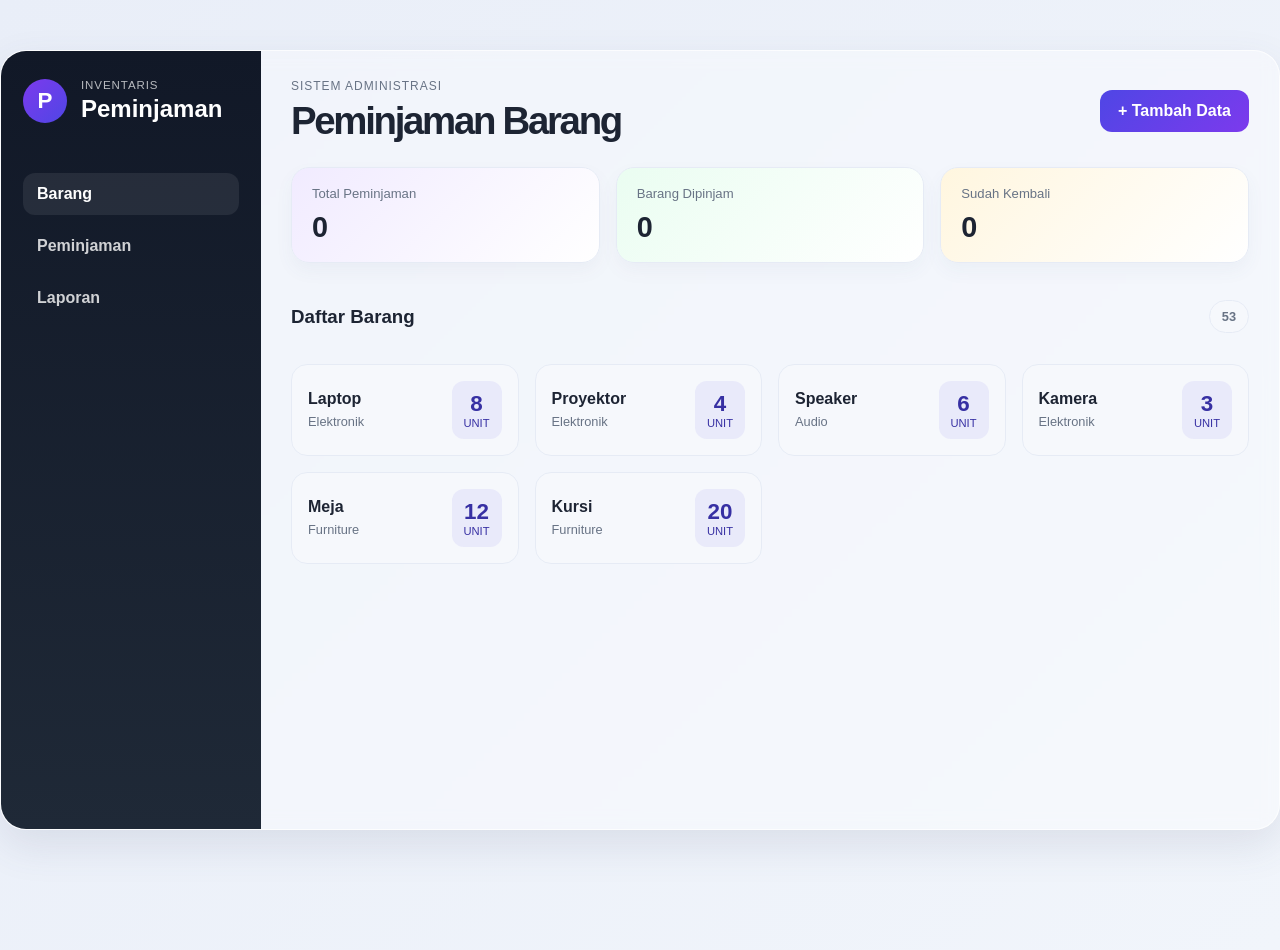
<file: index.html>
<!DOCTYPE html>
<html lang="id">
  <head>
    <meta charset="UTF-8" />
    <meta name="viewport" content="width=device-width, initial-scale=1.0" />
    <title>Sistem Peminjaman Barang</title>
    <link rel="stylesheet" href="style.css" />
  </head>
  <body>
    <!-- Pembungkus utama: sidebar untuk navigasi dan panel utama untuk isi aplikasi. -->
    <div class="app-shell">
      <aside class="sidebar">
        <div class="brand">
          <div class="brand-mark">P</div>
          <div>
            <p class="brand-label">Inventaris</p>
            <h2>Peminjaman</h2>
          </div>
        </div>

        <!-- Tombol data-tab terhubung ke panel yang memiliki data-panel yang sama. -->
        <nav class="nav-menu" aria-label="Menu utama">
          <button type="button" class="nav-item active" data-tab="barang" aria-selected="true">Barang</button>
          <button type="button" class="nav-item" data-tab="peminjaman" aria-selected="false">Peminjaman</button>
          <button type="button" class="nav-item" data-tab="laporan" aria-selected="false">Laporan</button>
        </nav>
      </aside>

      <main class="main-panel">
        <header class="topbar">
          <div>
            <p class="eyebrow">Sistem Administrasi</p>
            <h1>Peminjaman Barang</h1>
          </div>
          <button class="primary-btn" type="button" id="quickAddBtn">+ Tambah Data</button>
        </header>

        <!-- Ringkasan angka diperbarui oleh JavaScript berdasarkan data tersimpan. -->
        <section class="stats-grid">
          <article class="stat-card purple">
            <span>Total Peminjaman</span>
            <strong id="totalBorrowCount">0</strong>
          </article>
          <article class="stat-card green">
            <span>Barang Dipinjam</span>
            <strong id="totalItemCount">0</strong>
          </article>
          <article class="stat-card yellow">
            <span>Sudah Kembali</span>
            <strong id="returnedCount">0</strong>
          </article>
        </section>

        <!-- Setiap panel cocok dengan tombol navigasi melalui nama data-tab. -->
        <section class="tab-panels">
          <!-- Daftar barang dan stok ditampilkan secara dinamis oleh app.js. -->
          <div class="tab-panel active" data-panel="barang">
            <div class="panel-header">
              <h3>Daftar Barang</h3>
              <span class="badge" id="inventoryStockCount">0</span>
            </div>
            <div id="inventoryList" class="inventory-list"></div>
          </div>

          <!-- Form untuk mencatat pinjaman dan tabel untuk melihat/menghapus transaksi. -->
          <div class="tab-panel" data-panel="peminjaman">
            <div class="content-grid">
              <div class="form-card">
                <h3>Form Peminjaman</h3>
                <form id="loanForm">
                  <div class="field-grid two-col">
                    <label>
                      <span>Nama Peminjam</span>
                      <input type="text" name="borrower" placeholder="Contoh: Andi" required />
                    </label>
                    <label>
                      <span>Barang</span>
                      <input type="text" name="item" placeholder="Contoh: Laptop" required />
                    </label>
                  </div>

                  <div class="field-grid two-col">
                    <label>
                      <span>Jumlah</span>
                      <input type="number" name="quantity" min="1" value="1" required />
                    </label>
                    <label>
                      <span>Status</span>
                      <select name="status">
                        <option value="Dipinjam">Dipinjam</option>
                        <option value="Dikembalikan">Dikembalikan</option>
                      </select>
                    </label>
                  </div>

                  <div class="field-grid two-col">
                    <label>
                      <span>Tanggal Pinjam</span>
                      <input type="date" name="borrowDate" required />
                    </label>
                    <label>
                      <span>Tanggal Kembali</span>
                      <input type="date" name="returnDate" required />
                    </label>
                  </div>

                  <button class="submit-btn" type="submit">Tambah Pinjaman</button>
                </form>
              </div>

              <div class="table-card">
                <div class="table-head">
                  <h3>Data Peminjaman</h3>
                  <span id="recordBadge" class="badge">0 data</span>
                </div>

                <div class="table-wrap">
                  <table>
                    <thead>
                      <tr>
                        <th>Nama</th>
                        <th>Barang</th>
                        <th>Jumlah</th>
                        <th>Tanggal</th>
                        <th>Status</th>
                        <th>Aksi</th>
                      </tr>
                    </thead>
                    <tbody id="loanTableBody"></tbody>
                  </table>
                </div>
              </div>
            </div>
          </div>

          <!-- Laporan menampilkan ringkasan transaksi dalam bentuk tabel. -->
          <div class="tab-panel" data-panel="laporan">
            <div class="panel-header">
              <h3>Laporan Peminjaman</h3>
            </div>

            <div class="report-table-wrap">
              <table>
                <thead>
                  <tr>
                    <th>Nama</th>
                    <th>Barang</th>
                    <th>Jumlah</th>
                    <th>Status</th>
                    <th>Tanggal</th>
                  </tr>
                </thead>
                <tbody id="reportTableBody"></tbody>
              </table>
            </div>
          </div>
        </section>
      </main>
    </div>

    <script src="scripts/app.js"></script>
  </body>
</html>
</file>
<file: style.css>
/* Variabel warna dan bayangan agar gaya aplikasi mudah disesuaikan. */
:root {
  --bg: #edf1f7;
  --surface: #ffffff;
  --surface-2: #f6f8fc;
  --line: #e6ebf5;
  --text: #1d2433;
  --muted: #687385;
  --primary: #4f46e5;
  --primary-dark: #3730a3;
  --green: #22c55e;
  --green-soft: #dff9eb;
  --yellow: #f59e0b;
  --yellow-soft: #fff3d6;
  --red: #ef4444;
  --red-soft: #ffe4e6;
  --shadow: 0 16px 40px rgba(76, 85, 116, 0.12);
}

/* Menghitung ukuran elemen termasuk padding dan border. */
* {
  box-sizing: border-box;
}

html, body {
  margin: 0;
  min-height: 100%;
  font-family: "Segoe UI", Tahoma, Geneva, Verdana, sans-serif;
  background: linear-gradient(135deg, #e9eef8 0%, #f1f5fb 100%);
  color: var(--text);
}

body {
  min-height: 100vh;
}

button, input, select {
  font: inherit;
}

button {
  cursor: pointer;
}

/* Kerangka utama aplikasi: menu samping dan konten. */
.app-shell {
  max-width: 1280px;
  margin: 50px auto;
  display: grid;
  grid-template-columns: 260px 1fr;
  min-height: 780px;
  background: rgba(255, 255, 255, 0.35);
  border: 1px solid rgba(255, 255, 255, 0.7);
  border-radius: 26px;
  box-shadow: var(--shadow);
  backdrop-filter: blur(8px);
  overflow: hidden;
}

/* Gaya untuk identitas aplikasi dan navigasi samping. */
.sidebar {
  background: linear-gradient(180deg, #111827 0%, #1f2937 100%);
  color: white;
  padding: 28px 22px;
}

.brand {
  display: flex;
  align-items: center;
  gap: 14px;
  margin-bottom:50px;
}

.brand-mark {
  width: 44px;
  height: 44px;
  border-radius: 50px;
  background: linear-gradient(135deg, #7c3aed, #4f46e5);
  display: grid;
  place-items: center;
  font-weight: 800;
  font-size: 1.4rem;
}

.brand-label {
  margin: 0 0 4px;
  font-size: 0.72rem;
  letter-spacing: 0.08em;
  text-transform: uppercase;
  color: rgba(255, 255, 255, 0.7);
}

.brand h2 {
  margin: 0;
  font-size: 1.5rem;
}

.nav-menu {
  display: flex;
  flex-direction: column;
  gap: 10px;
}

.nav-item {
  display: block;
  width: 100%;
  border: none;
  background: transparent;
  text-align: left;
  padding: 12px 14px;
  border-radius: 12px;
  color: rgba(255, 255, 255, 0.8);
  text-decoration: none;
  font-weight: 600;
  transition: 0.2s ease;
}

.nav-item:hover,
.nav-item.active {
  background: rgba(255, 255, 255, 0.08);
  color: #fff;
}

/* Hanya panel dengan class active yang ditampilkan. */
.tab-panels {
  position: relative;
}

.tab-panel {
  display: none;
}

.tab-panel.active {
  display: block;
}

.panel-header {
  display: flex;
  justify-content: space-between;
  align-items: center;
  margin-bottom: 18px;
}

/* Kartu daftar barang dan informasi stok. */
.inventory-list {
  display: grid;
  grid-template-columns: repeat(auto-fit, minmax(200px, 1fr));
  gap: 16px;
}

.inventory-item {
  display: flex;
  align-items: center;
  justify-content: space-between;
  gap: 12px;
  background: var(--surface-2);
  border: 1px solid var(--line);
  border-radius: 16px;
  padding: 16px;
}

.inventory-name {
  margin: 0 0 4px;
  font-weight: 700;
}

.inventory-item span {
  color: var(--muted);
  font-size: 0.8rem;
}

.inventory-stock {
  display: flex;
  flex-direction: column;
  align-items: center;
  justify-content: center;
  min-width: 50px;
  background: rgba(79, 70, 229, 0.08);
  border-radius: 12px;
  padding: 10px 8px;
  color: var(--primary-dark);
}

.inventory-stock strong {
  font-size: 1.4rem;
}

.inventory-stock small {
  font-size: 0.7rem;
  text-transform: uppercase;
}

.report-table-wrap {
  overflow-x: auto;
}

/* Header halaman dan area konten utama. */
.main-panel {
  padding: 28px 30px 30px;
}

.topbar {
  display: flex;
  align-items: center;
  justify-content: space-between;
  gap: 16px;
  margin-bottom: 24px;
}

.eyebrow {
  margin: 0 0 6px;
  color: var(--muted);
  font-size: 0.75rem;
  letter-spacing: 0.08em;
  text-transform: uppercase;
}

.topbar h1 {
  margin: 0;
  font-size: clamp(2rem, 3vw, 2.8rem);
  letter-spacing: -0.06em;
}

.primary-btn,
.submit-btn,
.delete-btn {
  border: none;
  border-radius: 12px;
  font-weight: 700;
  transition: transform 0.2s ease, opacity 0.2s ease;
}

.primary-btn:hover,
.submit-btn:hover,
.delete-btn:hover {
  transform: translateY(-1px);
}

.primary-btn {
  background: linear-gradient(135deg, var(--primary), #7c3aed);
  color: white;
  padding: 12px 18px;
}

/* Kartu ringkasan jumlah peminjaman, barang, dan pengembalian. */
.stats-grid {
  display: grid;
  grid-template-columns: repeat(3, minmax(180px, 1fr));
  gap: 16px;
  margin-bottom: 24px;
}

.stat-card {
  padding: 18px 20px;
  border-radius: 18px;
  background: var(--surface);
  border: 1px solid var(--line);
  box-shadow: 0 8px 18px rgba(80, 97, 132, 0.05);
}

.stat-card span {
  display: block;
  color: var(--muted);
  font-size: 0.82rem;
  margin-bottom: 10px;
}

.stat-card strong {
  font-size: clamp(1.8rem, 2vw, 2.2rem);
}

.stat-card.purple {
  background: linear-gradient(135deg, #f1ebff, #ffffff);
}

.stat-card.green {
  background: linear-gradient(135deg, #eafdf1, #ffffff);
}

.stat-card.yellow {
  background: linear-gradient(135deg, #fff6df, #ffffff);
}

/* Tata letak formulir dan tabel data peminjaman. */
.content-grid {
  display: grid;
  grid-template-columns: minmax(0, 1fr);
  gap: 24px;
}

.form-card,
.table-card {
  min-width: 0;
  background: var(--surface);
  border: 1px solid var(--line);
  border-radius: 18px;
  padding: 20px;
  box-shadow: 0 8px 18px rgba(80, 97, 132, 0.05);
}

.form-card h3,
.table-head h3 {
  margin: 0 0 18px;
  font-size: 1.35rem;
}

/* Gaya untuk input formulir dan tombol kirim. */
.field-grid {
  display: grid;
  gap: 16px;
}

.two-col {
  grid-template-columns: repeat(2, minmax(120px, 1fr));
  margin-bottom: 16px;
}

label {
  display: flex;
  flex-direction: column;
  gap: 8px;
  font-size: 0.9rem;
  font-weight: 600;
  color: var(--text);
}

input, select {
  width: 100%;
  border: 1px solid var(--line);
  background: var(--surface-2);
  border-radius: 12px;
  padding: 12px 14px;
  color: var(--text);
}

input:focus, select:focus {
  outline: 2px solid rgba(79, 70, 229, 0.18);
  border-color: rgba(79, 70, 229, 0.4);
}

.submit-btn {
  margin-top: 8px;
  width: 100%;
  background: linear-gradient(135deg, var(--primary), #6366f1);
  color: white;
  padding: 13px 18px;
}

/* Gaya tabel, badge, dan status transaksi. */
.table-head {
  display: flex;
  align-items: center;
  justify-content: space-between;
  gap: 12px;
  margin-bottom: 12px;
}

.badge {
  display: inline-flex;
  align-items: center;
  background: var(--surface-2);
  border: 1px solid var(--line);
  color: var(--muted);
  padding: 8px 12px;
  border-radius: 999px;
  font-size: 0.8rem;
  font-weight: 700;
}

.table-wrap {
  overflow-x: auto;
}

table {
  width: 100%;
  border-collapse: collapse;
  min-width: 640px;
}

th, td {
  text-align: left;
  padding: 12px 10px;
  border-bottom: 1px solid var(--line);
  font-size: 0.92rem;
  vertical-align: middle;
}

th {
  background: var(--surface-2);
  color: var(--muted);
  font-weight: 700;
}

.status {
  display: inline-block;
  padding: 7px 10px;
  border-radius: 999px;
  font-size: 0.78rem;
  font-weight: 700;
}

.status.active {
  background: var(--yellow-soft);
  color: #9a6400;
}

.status.done {
  background: var(--green-soft);
  color: #18794e;
}

.delete-btn {
  background: var(--red-soft);
  color: var(--red);
  padding: 8px 12px;
}

.empty-state {
  text-align: center;
  color: var(--muted);
  padding: 26px 12px;
  font-weight: 600;
}

/* Pada layar sedang, menu dan konten ditata agar lebih lebar. */
@media (max-width: 980px) {
  .app-shell {
    grid-template-columns: 1fr;
    margin: 20px;
  }

  .sidebar {
    padding-bottom: 16px;
  }

  .content-grid {
    grid-template-columns: 1fr;
  }
}

/* Pada ponsel, kolom menjadi satu dan tombol memenuhi lebar. */
@media (max-width: 560px) {
  .main-panel {
    padding: 20px 16px 24px;
  }

  .topbar {
    flex-direction: column;
    align-items: flex-start;
  }

  .stats-grid,
  .two-col {
    grid-template-columns: 1fr;
  }

  .primary-btn {
    width: 100%;
  }
}
</file>
